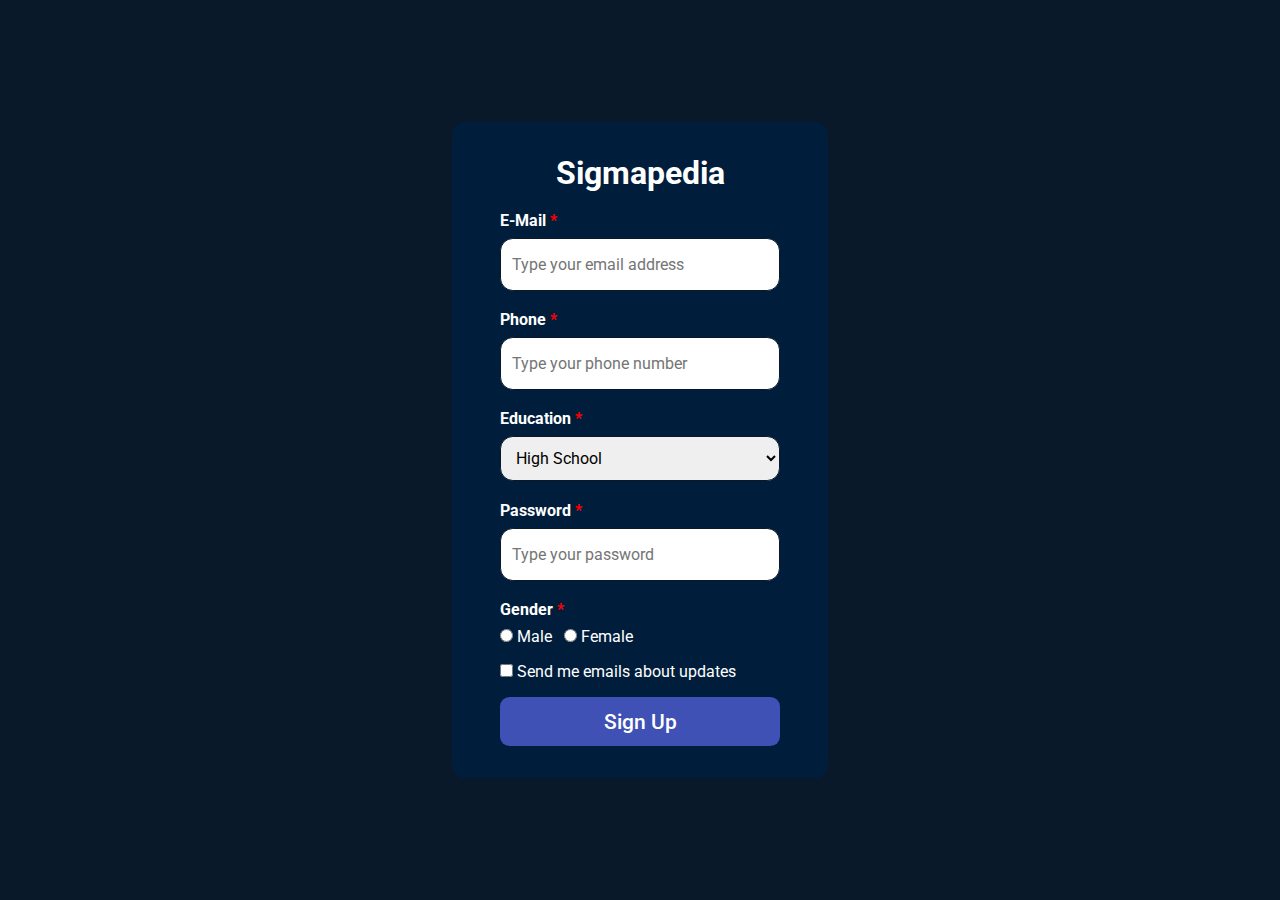
<file: index.html>
<!DOCTYPE html>
<html lang="en">
<head>
	<meta charset="UTF-8">
	<meta http-equiv="X-UA-Compatible" content="IE=edge">
	<meta name="viewport" content="width=device-width, initial-scale=1.0">
	<link rel="preconnect" href="https://fonts.googleapis.com">
	<link rel="preconnect" href="https://fonts.gstatic.com" crossorigin>
	<link rel="stylesheet" href="styles/base.css" />
	<link rel="stylesheet" href="styles/form.css" />
	<title>Sigmapedia</title>
</head>
<body>
	<form class="ieee-form">
		<div class="form-wrapper">
				<div class="form-head">
					<h1 class="form-header">Sigmapedia</h1>
				</div>
				<div class="form-group">
					<strong>E-Mail <span class="text-danger">*</span></strong>
					<input type="email" placeholder="Type your email address" name="Email" required class="form-input">
				</div>	
				<div class="form-group">
					<strong>Phone <span class="text-danger">*</span></strong>
					<input type="number" placeholder="Type your phone number" name="Phone" required class="form-input">
				</div>	
				<div class="form-group">
					<strong>Education <span class="text-danger">*</span></strong>
					<select class="form-input">
						<option value="HighSchool">High School</option>
						<option value="University">University</option>
					</select>
				</div>	
				<div class="form-group">
					<strong>Password <span class="text-danger">*</span></strong>
					<input type="password" placeholder="Type your password" name="Password" required class="form-input">
				</div>
				<div class="form-group">
					<strong>Gender <span class="text-danger">*</span></strong>
					<div style="margin-top: 8px;">
						<input type="radio" id="male" name="Gender" value="Male"> <label for="male">Male</label>
						<input style="margin-left: 8px;" type="radio" id="female" name="Gender" value="Female"> <label for="female">Female</label>
					</div>
				</div>
				<div style="margin-top: 1rem;">
					<input type="checkbox" id="check" value="Remember Me"> 
					<label for="check">Send me emails about updates</label>
				</div>
				<button class="form-btn">
					<a href="home.html">Sign Up</a>
				</button>
		</div>
	</form>
</body>
</html>
</file>
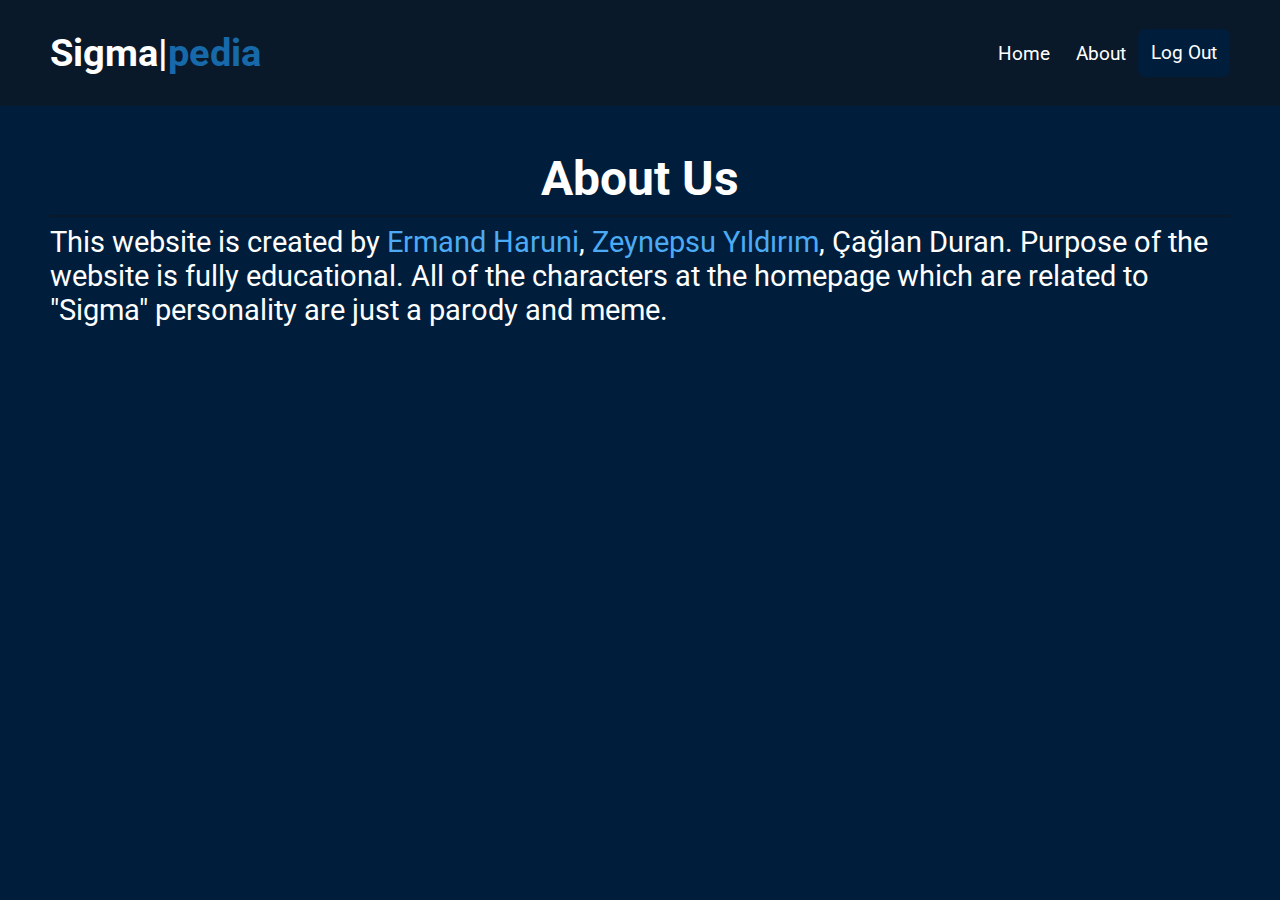
<file: about.html>
<!DOCTYPE html>
<html lang="en">
<head>
	<meta charset="UTF-8">
	<meta http-equiv="X-UA-Compatible" content="IE=edge">
	<meta name="viewport" content="width=device-width, initial-scale=1.0">
	<link rel="stylesheet" href="styles/base.css" />
	<link rel="stylesheet" href="styles/home.css" />
	<link rel="stylesheet" href="styles/navbar.css" />
	<link rel="stylesheet" href="styles/table.css" />
	<title>Home</title>
</head>
<body>
	<nav class="navbar">
		<div class="container">
			<div class="nav-wrapper">
				<h1  class="nav-logo">
					<a href="home.html">Sigma|<span class="text-blue">pedia</span></a>
				</h1>
				<ul class="nav-list">
					<li class="nav-link"><a href="home.html">Home</a></li>
					<li class="nav-link"><a href="about.html">About</a></li>
					<li>
						<button class="nav-button">Log Out</button>
					</li>
				</ul>
			</div>
		</div>
	</nav>
	<section class="main-content">
		<div class="container">
			<h2  style="font-size: 3rem;text-align: center;">About Us</h2>
			<hr style="margin-top:0.5rem">
			<article style="margin-top: 0.5rem;">
				<p class="about-us" style="font-size: 1.8rem;">
					This website is created by 
					<a href="https://www.linkedin.com/in/ermand-haruni-299771218/" class="link" target="_blank">Ermand Haruni</a>,
					<a href="https://www.linkedin.com/in/zeynep-su-yildirim-7642b0226/" class="link" target="_blank">Zeynepsu Yıldırım</a>,
					Çağlan Duran.
					Purpose of the website is fully educational. All of the characters at the homepage which are related to "Sigma" personality are just a parody and meme.
				</p>
			</article>	
		</div>
	</section>
</body>
</html>
</file>
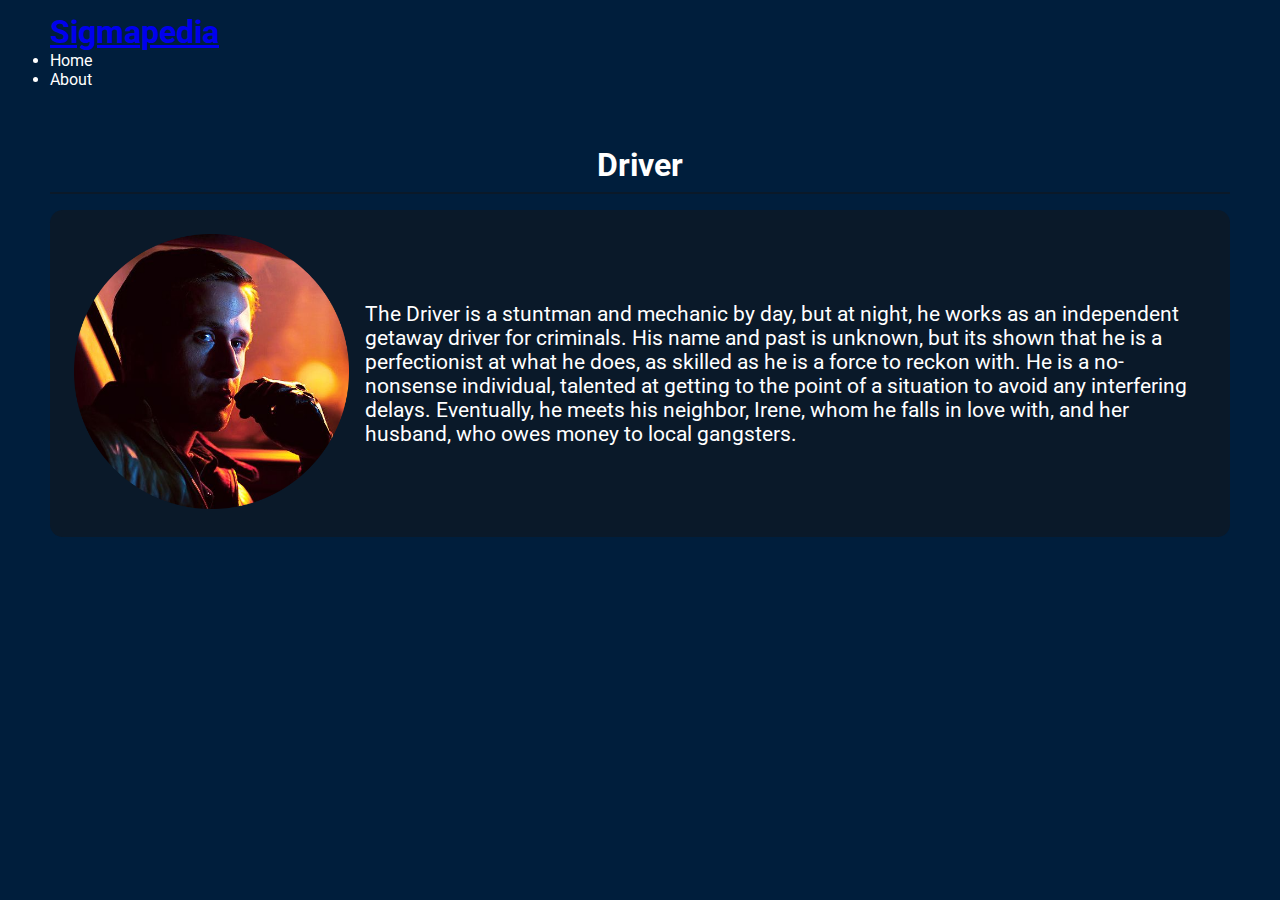
<file: driver.html>
<!DOCTYPE html>
<html lang="en">
<head>
	<meta charset="UTF-8">
	<meta http-equiv="X-UA-Compatible" content="IE=edge">
	<meta name="viewport" content="width=device-width, initial-scale=1.0">
	<link rel="stylesheet" href="styles/base.css" />
	<link rel="stylesheet" href="styles/home.css" />
	<link rel="stylesheet" href="styles/character.css" />
	<title>Sigmapedia | Driver </title>
</head>
<body>
	<nav class="navbar">
		<div class="container">
			<div class="nav-wrapper">
				<h1  class="nav-logo">
					<a href="home.html">Sigmapedia</a>
				</h1>
				<ul class="nav-list">
					<li class="nav-link">Home</li>
					<li class="nav-link">About</li>
				</ul>
			</div>
		</div>
	</nav>
	<section class="main-content">
		<div class="container">
			<h2  style="font-size: 2rem;text-align: center;"> Driver </h2>
			<hr style="margin-top:0.5rem">
			<div class="character-info">
				<div class="img-wrapper">
					<img src="driver.png
					" alt=" Driver">
				</div>
				<p class="info">
					The Driver is a stuntman and mechanic by day, but at night, he works as an independent getaway driver for criminals. His name and past is unknown, but its shown that he is a perfectionist at what he does, as skilled as he is a force to reckon with. He is a no-nonsense individual, talented at getting to the point of a situation to avoid any interfering delays. Eventually, he meets his neighbor, Irene, whom he falls in love with, and her husband, who owes money to local gangsters.
				</p>
			</div>
		</div>
	</section>
</body>
</html>
</file>
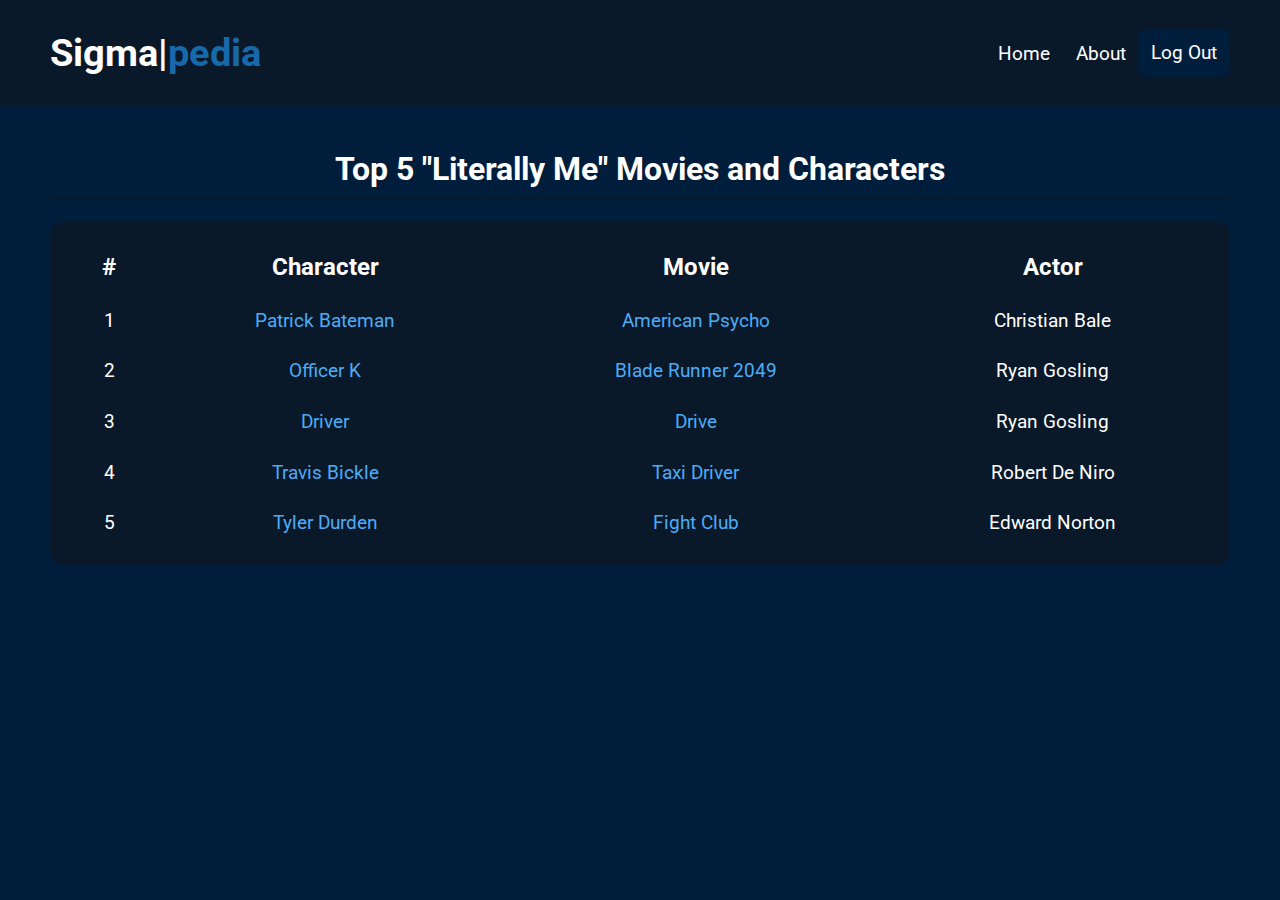
<file: home.html>
<!DOCTYPE html>
<html lang="en">
<head>
	<meta charset="UTF-8">
	<meta http-equiv="X-UA-Compatible" content="IE=edge">
	<meta name="viewport" content="width=device-width, initial-scale=1.0">
	<link rel="stylesheet" href="styles/base.css" />
	<link rel="stylesheet" href="styles/home.css" />
	<link rel="stylesheet" href="styles/navbar.css" />
	<link rel="stylesheet" href="styles/table.css" />
	<title>Home</title>
</head>
<body>
	<nav class="navbar">
		<div class="container">
			<div class="nav-wrapper">
				<h1  class="nav-logo">
					<a href="home.html">Sigma|<span class="text-blue">pedia</span></a>
				</h1>
				<ul class="nav-list">
					<li class="nav-link"><a href="home.html">Home</a></li>
					<li class="nav-link"><a href="about.html">About</a></li>
					<li>
						<button class="nav-button">Log Out</button>
					</li>
				</ul>
			</div>
		</div>
	</nav>
	<section class="main-content">
		<div class="container">
			<h2  style="font-size: 2rem;text-align: center;">Top 5 "Literally Me" Movies and Characters</h2>
			<hr style="margin-top:0.5rem">
			<table class="movie-table">
				<thead>
					<tr>
						<th>#</th>
						<th>Character</th>
						<th>Movie</th>
						<th>Actor</th>
					</tr>			
				</thead>
				<tbody style="padding: 1rem;">
					<tr class="movie-body-row">
						<td>1</td>
						<td>
							<a class="link" href="characters/patrickbateman.html">Patrick Bateman</a>
						</td>
						<td>
							<a class="link" target="_blank" href="https://www.imdb.com/title/tt0144084/">American Psycho</a>
						</td>
						<td>Christian Bale</td>
					</tr>
					<tr class="movie-body-row">
						<td>2</td>
						<td>
							<a class="link" href="characters/officerk.html">Officer K</a>
						</td>
						<td>
							<a class="link" target="_blank" href="https://www.imdb.com/title/tt1856101/?ref_=nv_sr_srsg_0">Blade Runner 2049</a>
						</td>
						<td>Ryan Gosling</td>
					</tr>
					<tr class="movie-body-row">
						<td>3</td>
						<td>
							<a class="link" href="characters/driver.html">Driver</a>
						</td>
						<td>
							<a class="link" target="_blank" href="https://www.imdb.com/title/tt0780504/?ref_=nv_sr_srsg_0">Drive</a>
						</td>
						<td>Ryan Gosling</td>
					</tr>
					<tr class="movie-body-row">
						<td>4</td>
						<td>
							<a class="link" href="characters/travisbickle.html">Travis Bickle</a>
						</td>
						<td>
							<a class="link" target="_blank" href="https://www.imdb.com/title/tt0075314/?ref_=nv_sr_srsg_0">Taxi Driver</a>
						</td>
						<td>Robert De Niro</td>
					</tr>
					<tr class="movie-body-row">
						<td>5</td>
						<td>
							<a class="link" href="characters/tylerdurden.html">Tyler Durden</a>
						</td>
						<td>
							<a class="link" target="_blank" href="https://www.imdb.com/title/tt0137523/?ref_=nv_sr_srsg_0">Fight Club</a>
						</td>
						<td>Edward Norton</td>
					</tr>
				</tbody>
			</table>
		</div>
	</section>
</body>
</html>
</file>
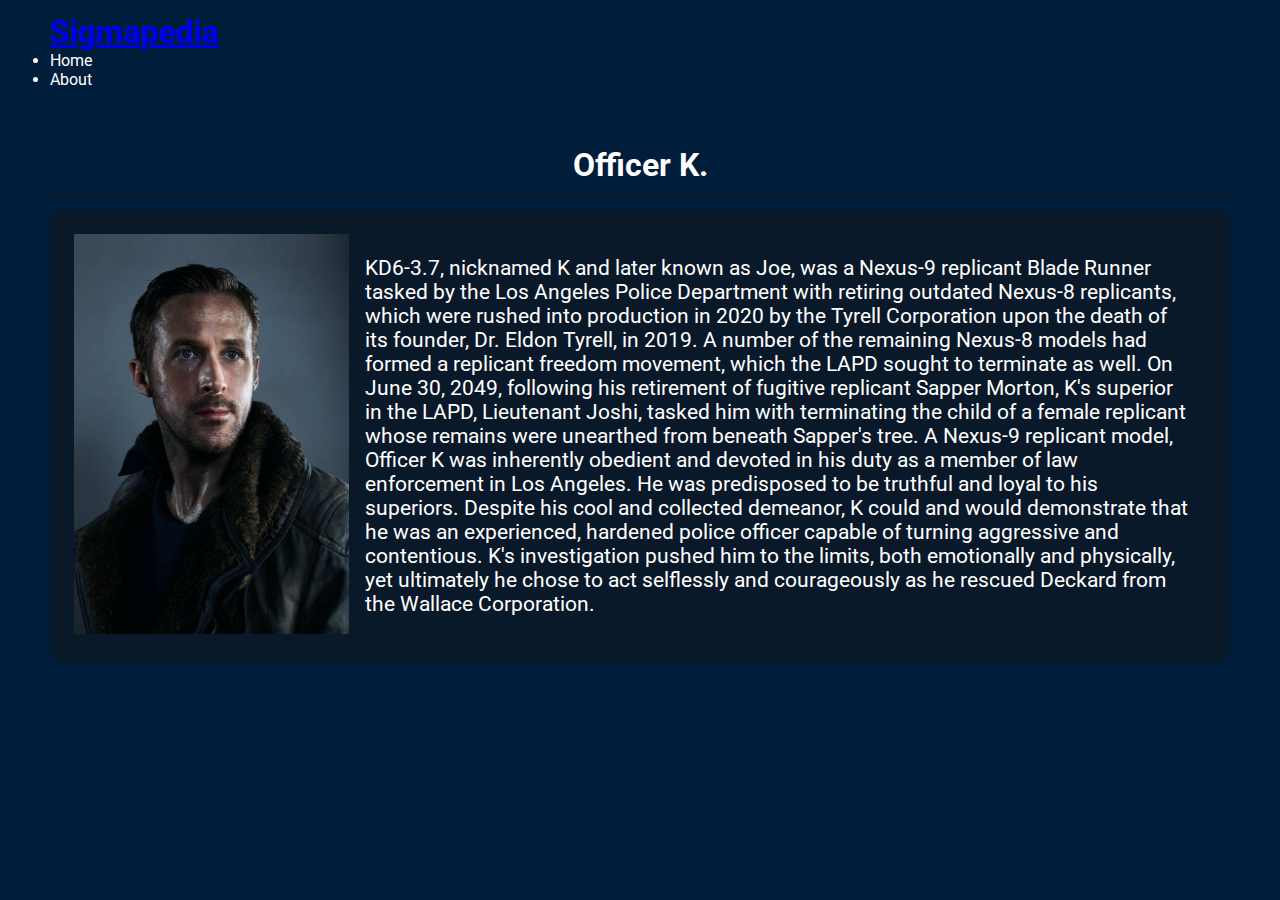
<file: officerk.html>
<!DOCTYPE html>
<html lang="en">
<head>
	<meta charset="UTF-8">
	<meta http-equiv="X-UA-Compatible" content="IE=edge">
	<meta name="viewport" content="width=device-width, initial-scale=1.0">
	<link rel="stylesheet" href="styles/base.css" />
	<link rel="stylesheet" href="styles/home.css" />
	<link rel="stylesheet" href="styles/character.css" />
	<title>Sigmapedia | Officer K.</title>
</head>
<body>
	<nav class="navbar">
		<div class="container">
			<div class="nav-wrapper">
				<h1  class="nav-logo">
					<a href="home.html">Sigmapedia</a>
				</h1>
				<ul class="nav-list">
					<li class="nav-link">Home</li>
					<li class="nav-link">About</li>
				</ul>
			</div>
		</div>
	</nav>
	<section class="main-content">
		<div class="container">
			<h2  style="font-size: 2rem;text-align: center;"> Officer K.</h2>
			<hr style="margin-top:0.5rem">
			<div class="character-info">
				<div class="img-wrapper">
					<img src="officerk.jpg" alt=" Officer K.">
				</div>
				<p class="info">
                    KD6-3.7, nicknamed K and later known as Joe, was a Nexus-9 replicant Blade Runner tasked by the Los Angeles Police Department with retiring outdated Nexus-8 replicants, which were rushed into production in 2020 by the Tyrell Corporation upon the death of its founder, Dr. Eldon Tyrell, in 2019. A number of the remaining Nexus-8 models had formed a replicant freedom movement, which the LAPD sought to terminate as well.
                    On June 30, 2049, following his retirement of fugitive replicant Sapper Morton, K's superior in the LAPD, Lieutenant Joshi, tasked him with terminating the child of a female replicant whose remains were unearthed from beneath Sapper's tree.
                    A Nexus-9 replicant model, Officer K was inherently obedient and devoted in his duty as a member of law enforcement in Los Angeles. He was predisposed to be truthful and loyal to his superiors.
                    Despite his cool and collected demeanor, K could and would demonstrate that he was an experienced, hardened police officer capable of turning aggressive and contentious.
                    K's investigation pushed him to the limits, both emotionally and physically, yet ultimately he chose to act selflessly and courageously as he rescued Deckard from the Wallace Corporation.
                </p>
			</div>
		</div>
	</section>
</body>
</html>
</file>
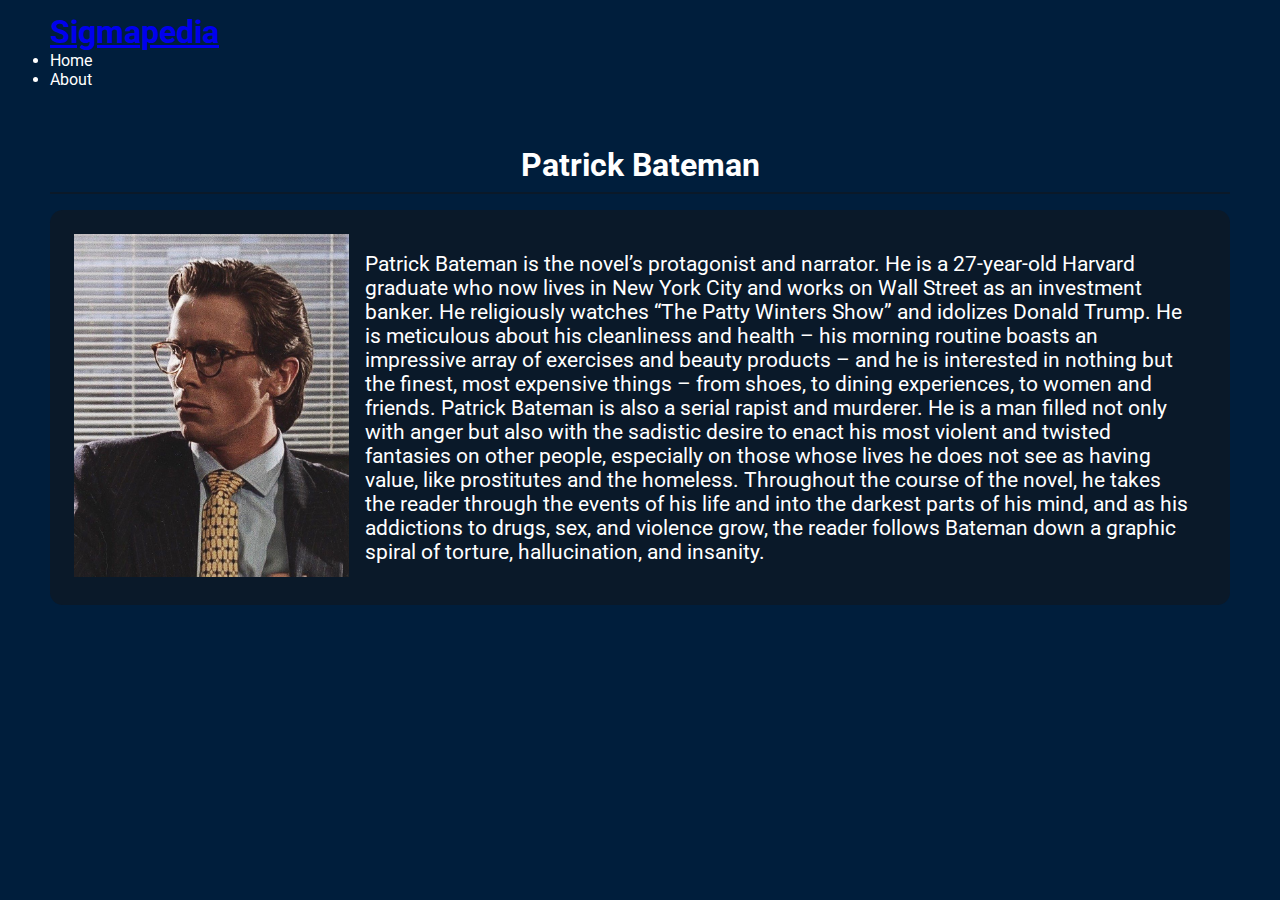
<file: patrickbateman.html>
<!DOCTYPE html>
<html lang="en">
<head>
	<meta charset="UTF-8">
	<meta http-equiv="X-UA-Compatible" content="IE=edge">
	<meta name="viewport" content="width=device-width, initial-scale=1.0">
	<link rel="stylesheet" href="styles/base.css" />
	<link rel="stylesheet" href="styles/home.css" />
	<link rel="stylesheet" href="styles/character.css" />
	<title>Sigmapedia | Patrick Bateman</title>
</head>
<body>
	<nav class="navbar">
		<div class="container">
			<div class="nav-wrapper">
				<h1  class="nav-logo">
					<a href="home.html">Sigmapedia</a>
				</h1>
				<ul class="nav-list">
					<li class="nav-link">Home</li>
					<li class="nav-link">About</li>
				</ul>
			</div>
		</div>
	</nav>
	<section class="main-content">
		<div class="container">
			<h2  style="font-size: 2rem;text-align: center;">Patrick Bateman</h2>
			<hr style="margin-top:0.5rem">
			<div class="character-info">
				<div class="img-wrapper">
					<img src="bateman.jpg" alt="Patrick Bateman">
				</div>
				<p class="info">
					Patrick Bateman is the novel’s protagonist and narrator. He is a 27-year-old Harvard graduate who now lives in New York City and works on Wall Street as an investment banker. He religiously watches “The Patty Winters Show” and idolizes Donald Trump. He is meticulous about his cleanliness and health – his morning routine boasts an impressive array of exercises and beauty products – and he is interested in nothing but the finest, most expensive things – from shoes, to dining experiences, to women and friends. Patrick Bateman is also a serial rapist and murderer. He is a man filled not only with anger but also with the sadistic desire to enact his most violent and twisted fantasies on other people, especially on those whose lives he does not see as having value, like prostitutes and the homeless. Throughout the course of the novel, he takes the reader through the events of his life and into the darkest parts of his mind, and as his addictions to drugs, sex, and violence grow, the reader follows Bateman down a graphic spiral of torture, hallucination, and insanity.
				</p>
			</div>
		</div>
	</section>
</body>
</html>
</file>
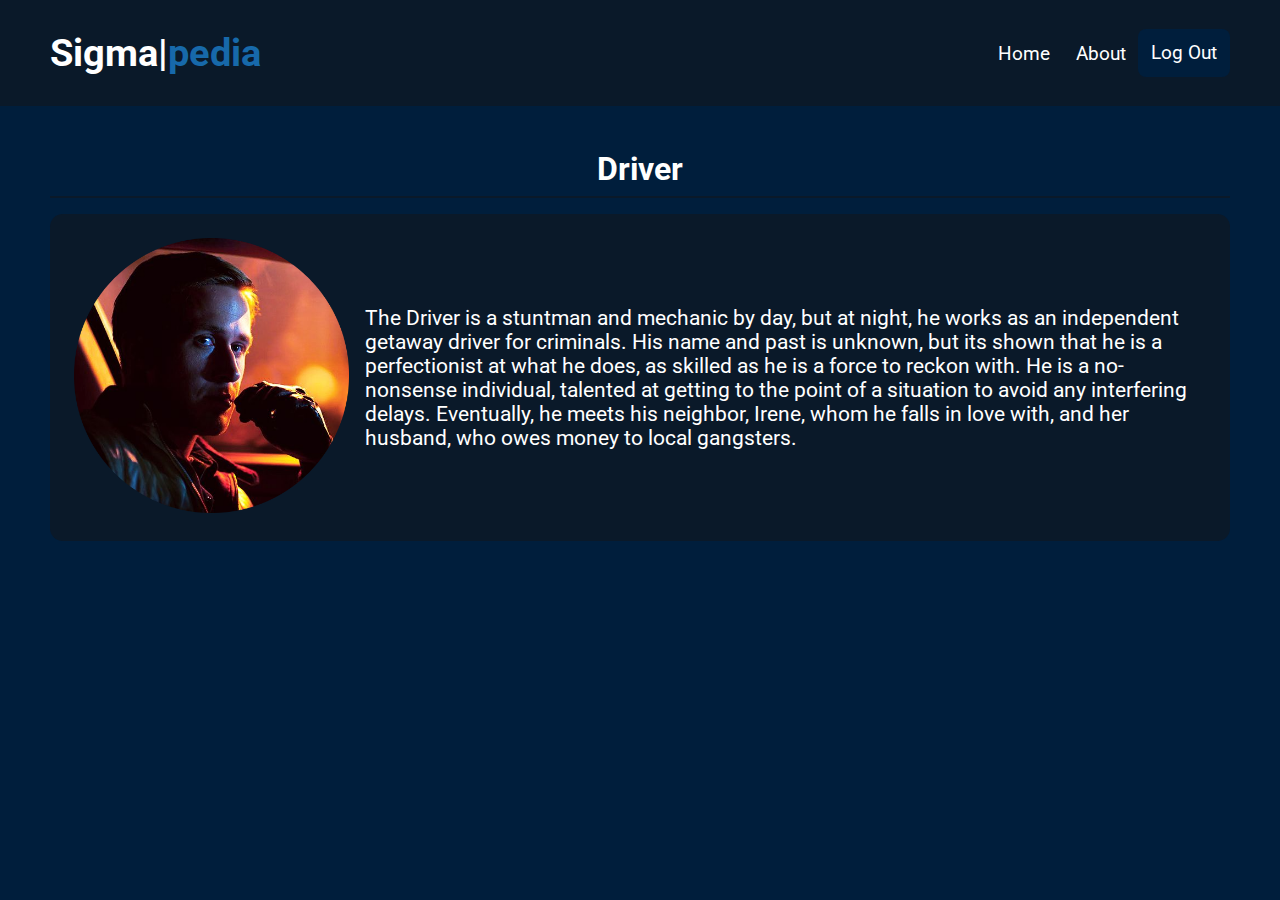
<file: characters/driver.html>
<!DOCTYPE html>
<html lang="en">
<head>
	<meta charset="UTF-8">
	<meta http-equiv="X-UA-Compatible" content="IE=edge">
	<meta name="viewport" content="width=device-width, initial-scale=1.0">
	<link rel="stylesheet" href="../styles/base.css" />
	<link rel="stylesheet" href="../styles/home.css" />
	<link rel="stylesheet" href="../styles/character.css" />
	<link rel="stylesheet" href="../styles/navbar.css" />
	<title>Sigmapedia | Driver </title>
</head>
<body>
	<nav class="navbar">
		<div class="container">
			<div class="nav-wrapper">
				<h1  class="nav-logo">
					<a href="../home.html">Sigma|<span class="text-blue">pedia</span></a>
				</h1>
				<ul class="nav-list">
					<li class="nav-link"><a href="home.html">Home</a></li>
					<li class="nav-link"><a href="about.html">About</a></li>
					<li>
						<button class="nav-button">Log Out</button>
					</li>
				</ul>
			</div>
		</div>
	</nav>
	<section class="main-content">
		<div class="container">
			<h2  style="font-size: 2rem;text-align: center;"> Driver </h2>
			<hr style="margin-top:0.5rem">
			<div class="character-info">
				<div class="img-wrapper">
					<img src="../images/driver.png
					" alt=" Driver">
				</div>
				<p class="info">
					The Driver is a stuntman and mechanic by day, but at night, he works as an independent getaway driver for criminals. His name and past is unknown, but its shown that he is a perfectionist at what he does, as skilled as he is a force to reckon with. He is a no-nonsense individual, talented at getting to the point of a situation to avoid any interfering delays. Eventually, he meets his neighbor, Irene, whom he falls in love with, and her husband, who owes money to local gangsters.
				</p>
			</div>
		</div>
	</section>
</body>
</html>
</file>
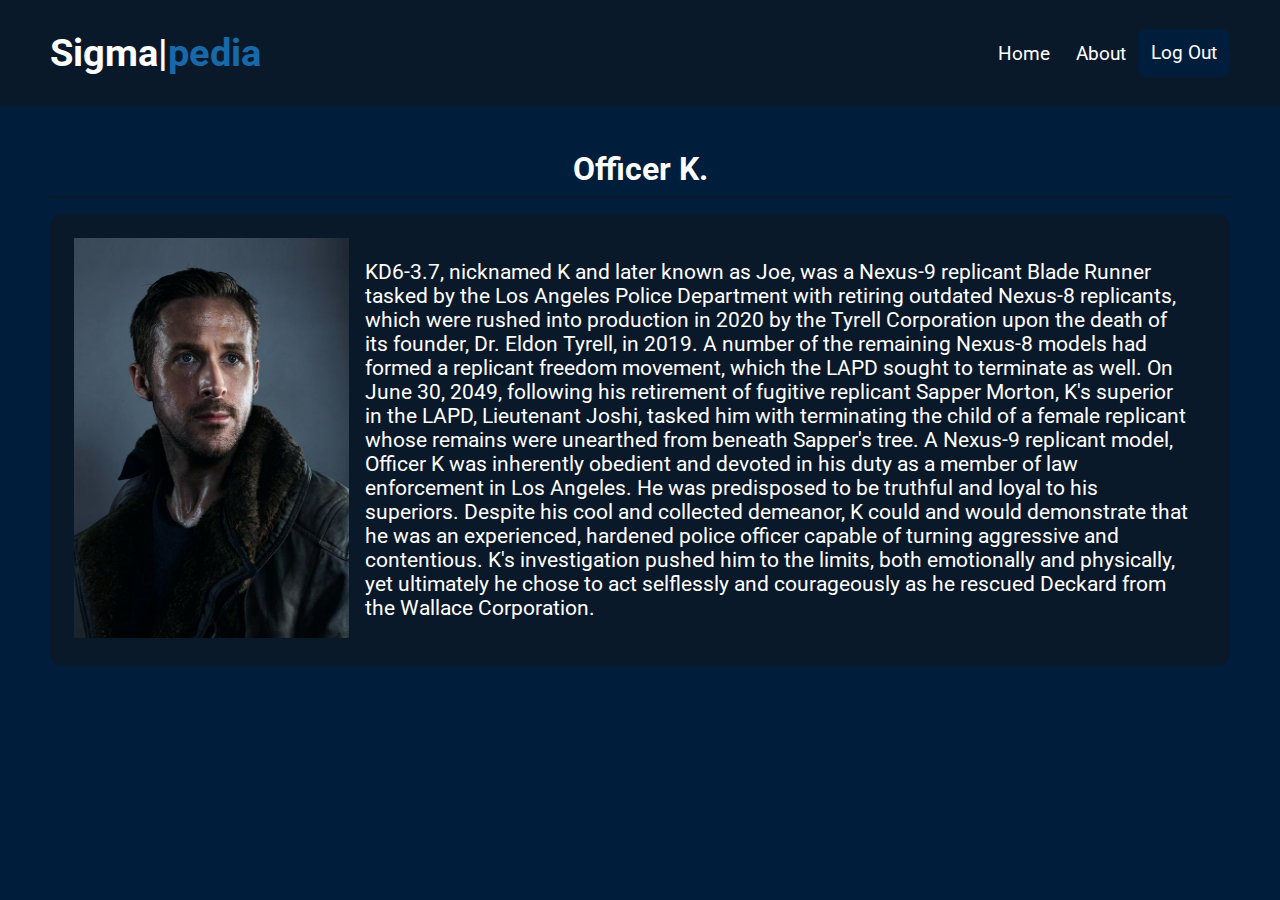
<file: characters/officerk.html>
<!DOCTYPE html>
<html lang="en">
<head>
	<meta charset="UTF-8">
	<meta http-equiv="X-UA-Compatible" content="IE=edge">
	<meta name="viewport" content="width=device-width, initial-scale=1.0">
	<link rel="stylesheet" href="../styles/base.css" />
	<link rel="stylesheet" href="../styles/home.css" />
	<link rel="stylesheet" href="../styles/character.css" />
	<link rel="stylesheet" href="../styles/navbar.css" />
	<title>Sigmapedia | Officer K.</title>
</head>
<body>
	<nav class="navbar">
		<div class="container">
			<div class="nav-wrapper">
				<h1  class="nav-logo">
					<a href="../home.html">Sigma|<span class="text-blue">pedia</span></a>
				</h1>
				<ul class="nav-list">
					<li class="nav-link"><a href="home.html">Home</a></li>
					<li class="nav-link"><a href="about.html">About</a></li>
					<li>
						<button class="nav-button">Log Out</button>
					</li>
				</ul>
			</div>
		</div>
	</nav>
	<section class="main-content">
		<div class="container">
			<h2  style="font-size: 2rem;text-align: center;"> Officer K.</h2>
			<hr style="margin-top:0.5rem">
			<div class="character-info">
				<div class="img-wrapper">
					<img src="../images/officerk.jpg" alt=" Officer K.">
				</div>
				<p class="info">
                    KD6-3.7, nicknamed K and later known as Joe, was a Nexus-9 replicant Blade Runner tasked by the Los Angeles Police Department with retiring outdated Nexus-8 replicants, which were rushed into production in 2020 by the Tyrell Corporation upon the death of its founder, Dr. Eldon Tyrell, in 2019. A number of the remaining Nexus-8 models had formed a replicant freedom movement, which the LAPD sought to terminate as well.
                    On June 30, 2049, following his retirement of fugitive replicant Sapper Morton, K's superior in the LAPD, Lieutenant Joshi, tasked him with terminating the child of a female replicant whose remains were unearthed from beneath Sapper's tree.
                    A Nexus-9 replicant model, Officer K was inherently obedient and devoted in his duty as a member of law enforcement in Los Angeles. He was predisposed to be truthful and loyal to his superiors.
                    Despite his cool and collected demeanor, K could and would demonstrate that he was an experienced, hardened police officer capable of turning aggressive and contentious.
                    K's investigation pushed him to the limits, both emotionally and physically, yet ultimately he chose to act selflessly and courageously as he rescued Deckard from the Wallace Corporation.
                </p>
			</div>
		</div>
	</section>
</body>
</html>
</file>
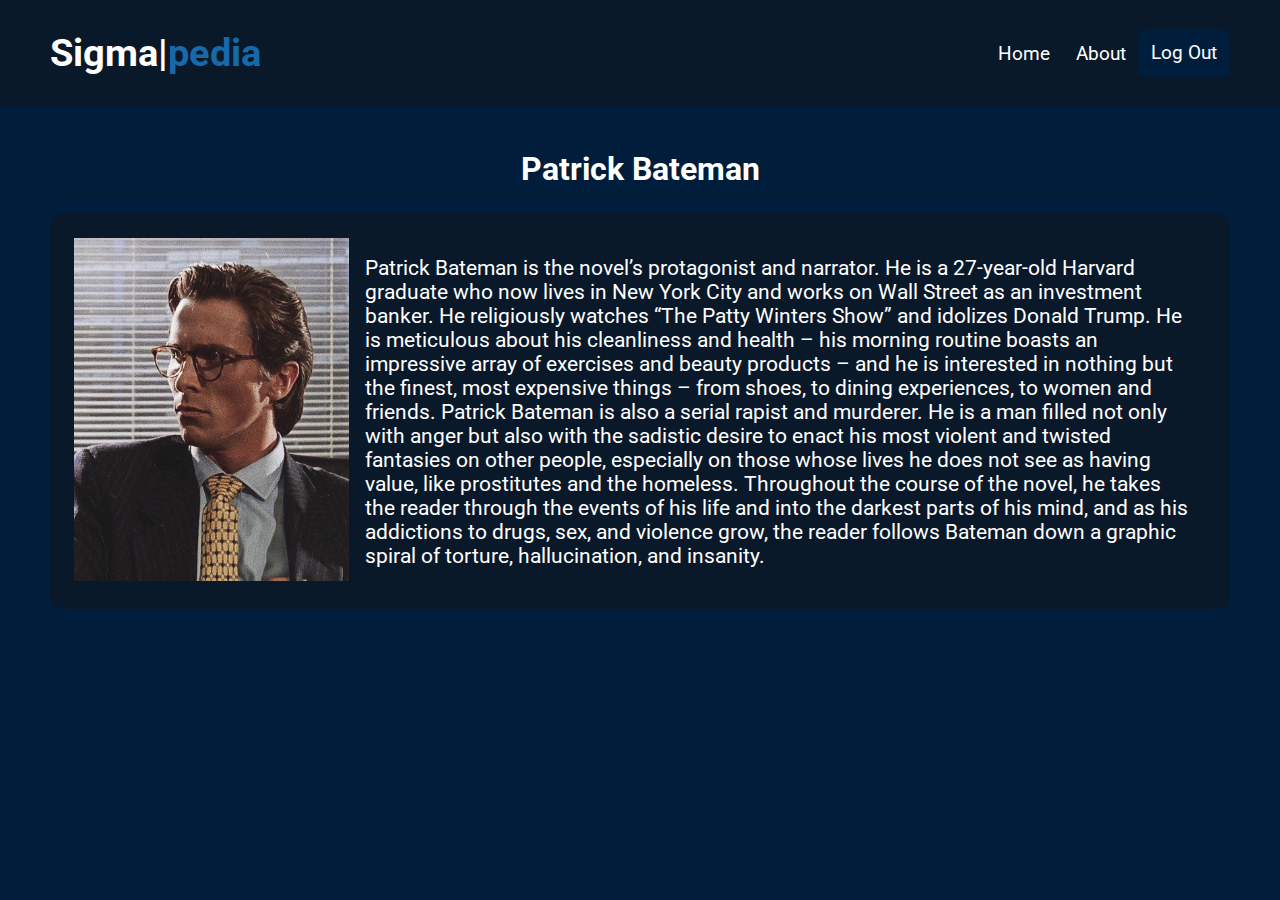
<file: characters/patrickbateman.html>
<!DOCTYPE html>
<html lang="en">
<head>
	<meta charset="UTF-8">
	<meta http-equiv="X-UA-Compatible" content="IE=edge">
	<meta name="viewport" content="width=device-width, initial-scale=1.0">
	<link rel="stylesheet" href="../styles/base.css" />
	<link rel="stylesheet" href="../styles/home.css" />
	<link rel="stylesheet" href="../styles/character.css" />
	<link rel="stylesheet" href="../styles/navbar.css" />
	<title>Sigmapedia | Patrick Bateman</title>
</head>
<body>
	<nav class="navbar">
		<div class="container">
			<div class="nav-wrapper">
				<h1  class="nav-logo">
					<a href="../home.html">Sigma|<span class="text-blue">pedia</span></a>
				</h1>
				<ul class="nav-list">
					<li class="nav-link"><a href="home.html">Home</a></li>
					<li class="nav-link"><a href="about.html">About</a></li>
					<li>
						<button class="nav-button">Log Out</button>
					</li>
				</ul>
			</div>
		</div>
	</nav>
	<section class="main-content">
		<div class="container">
			<h2  style="font-size: 2rem;text-align: center;">Patrick Bateman</h2>
			<hr style="margin-top:0.5rem">
			<div class="character-info">
				<div class="img-wrapper">
					<img src="../images/bateman.jpg" alt="Patrick Bateman">
				</div>
				<p class="info">
					Patrick Bateman is the novel’s protagonist and narrator. He is a 27-year-old Harvard graduate who now lives in New York City and works on Wall Street as an investment banker. He religiously watches “The Patty Winters Show” and idolizes Donald Trump. He is meticulous about his cleanliness and health – his morning routine boasts an impressive array of exercises and beauty products – and he is interested in nothing but the finest, most expensive things – from shoes, to dining experiences, to women and friends. Patrick Bateman is also a serial rapist and murderer. He is a man filled not only with anger but also with the sadistic desire to enact his most violent and twisted fantasies on other people, especially on those whose lives he does not see as having value, like prostitutes and the homeless. Throughout the course of the novel, he takes the reader through the events of his life and into the darkest parts of his mind, and as his addictions to drugs, sex, and violence grow, the reader follows Bateman down a graphic spiral of torture, hallucination, and insanity.
				</p>
			</div>
		</div>
	</section>
</body>
</html>
</file>
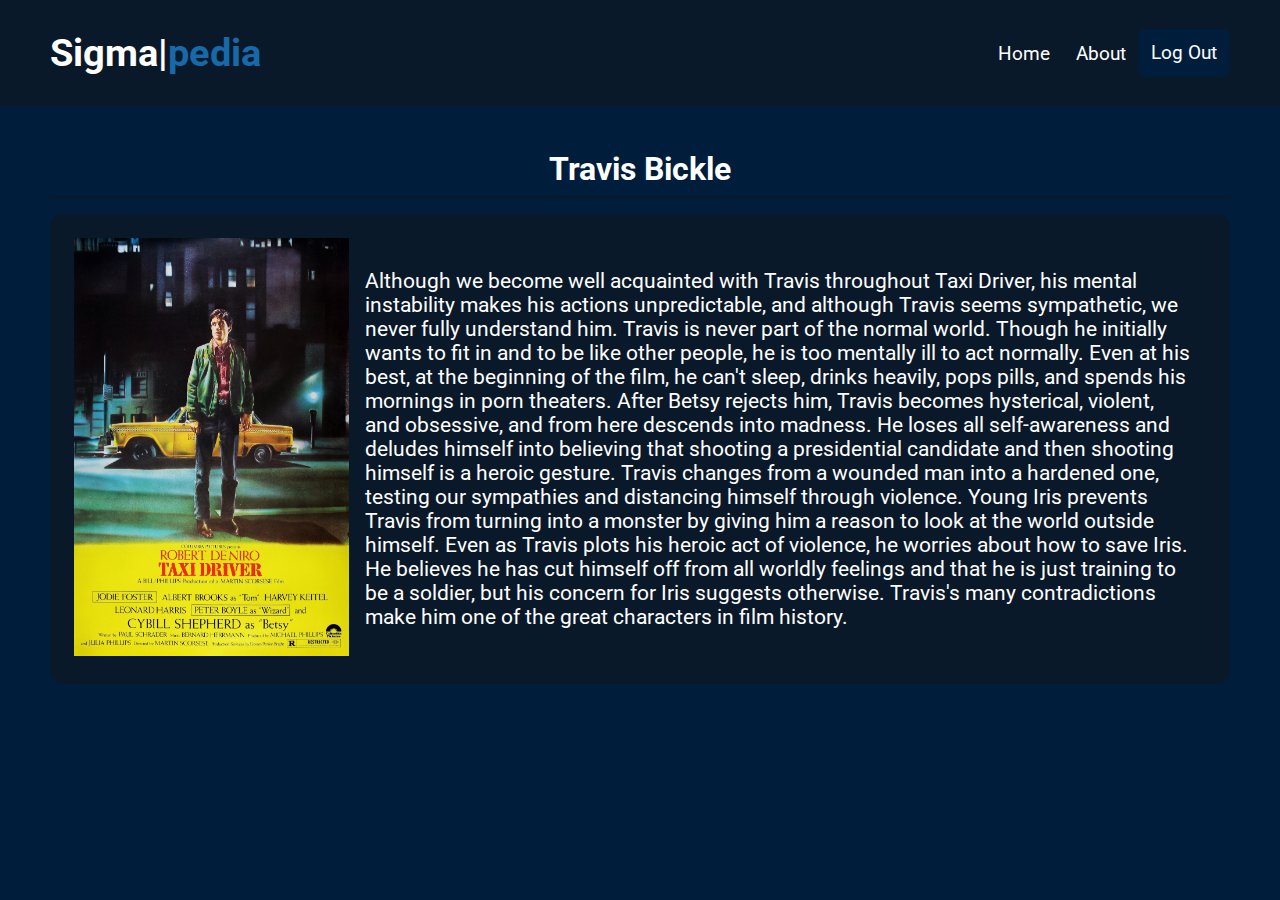
<file: characters/travisbickle.html>
<!DOCTYPE html>
<html lang="en">
<head>
	<meta charset="UTF-8">
	<meta http-equiv="X-UA-Compatible" content="IE=edge">
	<meta name="viewport" content="width=device-width, initial-scale=1.0">
	<link rel="stylesheet" href="../styles/base.css" />
	<link rel="stylesheet" href="../styles/home.css" />
	<link rel="stylesheet" href="../styles/character.css" />
	<link rel="stylesheet" href="../styles/navbar.css" />
	<title>Sigmapedia | Patrick Bateman</title>
</head>
<body>
	<nav class="navbar">
		<div class="container">
			<div class="nav-wrapper">
				<h1  class="nav-logo">
					<a href="../home.html">Sigma|<span class="text-blue">pedia</span></a>
				</h1>
				<ul class="nav-list">
					<li class="nav-link"><a href="home.html">Home</a></li>
					<li class="nav-link"><a href="about.html">About</a></li>
					<li>
						<button class="nav-button">Log Out</button>
					</li>
				</ul>
			</div>
		</div>
	</nav>
	<section class="main-content">
		<div class="container">
			<h2  style="font-size: 2rem;text-align: center;">Travis Bickle</h2>
			<hr style="margin-top:0.5rem">
			<div class="character-info">
				<div class="img-wrapper">
					<img src="../images/taxidriver.jpg" alt="Travis Bickle">
				</div>
				<p class="info">
					Although we become well acquainted with Travis throughout Taxi Driver, his mental instability makes his actions unpredictable, and although Travis seems sympathetic, we never fully understand him. Travis is never part of the normal world. Though he initially wants to fit in and to be like other people, he is too mentally ill to act normally. Even at his best, at the beginning of the film, he can't sleep, drinks heavily, pops pills, and spends his mornings in porn theaters. After Betsy rejects him, Travis becomes hysterical, violent, and obsessive, and from here descends into madness. He loses all self-awareness and deludes himself into believing that shooting a presidential candidate and then shooting himself is a heroic gesture. Travis changes from a wounded man into a hardened one, testing our sympathies and distancing himself through violence. Young Iris prevents Travis from turning into a monster by giving him a reason to look at the world outside himself. Even as Travis plots his heroic act of violence, he worries about how to save Iris. He believes he has cut himself off from all worldly feelings and that he is just training to be a soldier, but his concern for Iris suggests otherwise. Travis's many contradictions make him one of the great characters in film history.
				</p>
			</div>
		</div>
	</section>
</body>
</html>
</file>
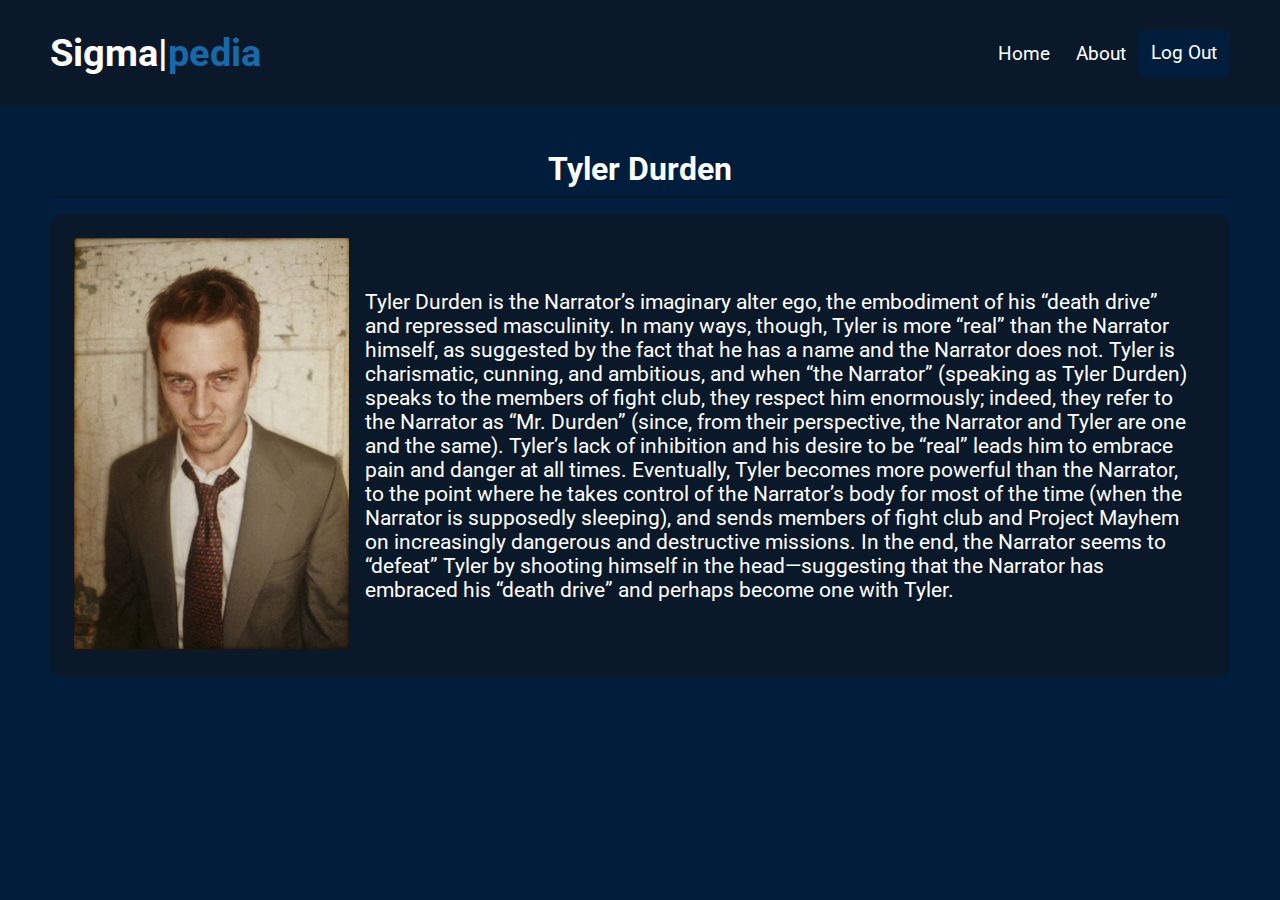
<file: characters/tylerdurden.html>
<!DOCTYPE html>
<html lang="en">
<head>
	<meta charset="UTF-8">
	<meta http-equiv="X-UA-Compatible" content="IE=edge">
	<meta name="viewport" content="width=device-width, initial-scale=1.0">
	<link rel="stylesheet" href="../styles/base.css" />
	<link rel="stylesheet" href="../styles/home.css" />
	<link rel="stylesheet" href="../styles/character.css" />
	<link rel="stylesheet" href="../styles/navbar.css" />
	<title>Sigmapedia | Patrick Bateman</title>
</head>
<body>
	<nav class="navbar">
		<div class="container">
			<div class="nav-wrapper">
				<h1  class="nav-logo">
					<a href="../home.html">Sigma|<span class="text-blue">pedia</span></a>
				</h1>
				<ul class="nav-list">
					<li class="nav-link"><a href="home.html">Home</a></li>
					<li class="nav-link"><a href="about.html">About</a></li>
					<li>
						<button class="nav-button">Log Out</button>
					</li>
				</ul>
			</div>
		</div>
	</nav>
	<section class="main-content">
		<div class="container">
			<h2  style="font-size: 2rem;text-align: center;">Tyler Durden</h2>
			<hr style="margin-top:0.5rem">
			<div class="character-info">
				<div class="img-wrapper">
					<img src="../images/tylerdurden.jpg" alt="Tyler Durden">
				</div>
				<p class="info">
					Tyler Durden is the Narrator’s imaginary alter ego, the embodiment of his “death drive” and repressed masculinity. In many ways, though, Tyler is more “real” than the Narrator himself, as suggested by the fact that he has a name and the Narrator does not. Tyler is charismatic, cunning, and ambitious, and when “the Narrator” (speaking as Tyler Durden) speaks to the members of fight club, they respect him enormously; indeed, they refer to the Narrator as “Mr. Durden” (since, from their perspective, the Narrator and Tyler are one and the same). Tyler’s lack of inhibition and his desire to be “real” leads him to embrace pain and danger at all times. Eventually, Tyler becomes more powerful than the Narrator, to the point where he takes control of the Narrator’s body for most of the time (when the Narrator is supposedly sleeping), and sends members of fight club and Project Mayhem on increasingly dangerous and destructive missions. In the end, the Narrator seems to “defeat” Tyler by shooting himself in the head—suggesting that the Narrator has embraced his “death drive” and perhaps become one with Tyler.
				</p>
			</div>
		</div>
	</section>
</body>
</html>
</file>
<file: styles/base.css>
@import url('https://fonts.googleapis.com/css2?family=Roboto:wght@300;400;500;700&display=swap');

*,*::after,*::before{
	margin: 0;
	padding: 0;
	font-family: 'Roboto', sans-serif;
}

.container{
	max-width: 1180px;
	margin: 0 auto;
	padding: 0.8rem;
}
</file>
<file: styles/form.css>
body{
	background-color:#0A1929 ;
	height: 100vh;
	display: flex;
	justify-content: center;
	align-items: center;
}

.form-wrapper{
	background-color: #001E3C;
	padding: 2rem 3rem;
	border-radius: 0.8rem;
	display: flex;
	flex-direction: column;
	color: white;
}
.form-header{
	text-align: center;
	color: white;
}

.form-group{
	margin-top: 1.2rem;
	display: flex;
	flex-direction: column;
}

.text-danger{
	color: red;
}

.form-input{
	padding: 1rem 0.7rem;
	border-radius: 0.8rem;
	margin-top: 0.5rem;
	min-width: 16rem;
	border: 1px solid #0A1929;
	font-size: 1rem;
}

select.form-input{
	padding: 0.7rem 0.7rem;
}

.form-btn{
	margin-top: 1rem;
	padding: 0.8rem 0.5rem;
	border-radius: 0.6rem;
	font-size: 1.3rem;
	color: white;
	font-weight: 500;
	background-color: #3f51b5;
	border: none;
	transition: all 0.5s;
	cursor: pointer;
}

.form-btn:hover{
	background-color: #4b5fd5;
}

.form-btn a {
	text-decoration: none;
	color: white;
}

.form-btn a::selection  {
	text-decoration: none;
	color: white;
}
</file>
<file: styles/home.css>
body{
	background-color:#001E3C;
	color: white;
}


.main-content{
	margin-top: 2rem;
}


hr{
	border: 1px solid #0A1929;
}

.text-blue{
	color: #1769aa;
}

.link{
	text-decoration: none;
	color: #4dabf5;
	transition: all 0.5s;
}

.link:hover{
	color: #1769aa;
}
</file>
<file: styles/navbar.css>
.navbar{
	background-color: #0A1929 ;
}

.nav-logo{
	font-size: 2.4rem;
}

.nav-logo a{
	text-decoration: none;
	color: white;
	transition: 0.5s;
}

.nav-logo a:hover{
	color: rgba(255, 255, 255, 0.741);
}

.nav-wrapper{
	display: flex;
	align-items: center;
	min-height: 80px;
	justify-content: space-between;
}

.nav-list{
	display: flex;
	list-style-type: none;
	align-items: center;
}

.nav-list a{
	padding: 0.8rem;
	font-size: 1.2rem;
	cursor: pointer;
	transition: 0.5s;
	color: white;
	text-decoration: none;
}
.nav-list a:hover{
	color: rgba(255, 255, 255, 0.741);
}

.nav-button{
	font-size: 1.2rem;
	background-color: #001E3C;
	padding: 0.8rem;
	border: none;
	color: white;
	border-radius: 0.5rem;
	cursor: pointer;
	transition: 0.5s;
}

.nav-button:hover{
	background-color: #011123;
}
</file>
<file: styles/table.css>
.movie-table{
	margin-top: 1.5rem;
	padding: 1rem;
	background-color: #0A1929;
	border: none;
	border-radius: 0.8rem;
	width: 100%;
}

th{
	font-size: 1.5rem;
}

th,td{
	padding: 0.8rem;
}

td{
	font-size: 1.2rem;
}

.movie-body-row{
	text-align: center;
}
</file>
<file: styles/character.css>
.character-info{
	background-color: #0A1929;
	margin-top: 1rem;
	padding: 1.5rem;
	border-radius: 0.8rem;
	display: flex;
	align-items: center;
	flex-wrap: wrap;
}

.img-wrapper{
	flex: 1;
}

img {
	width: 100%;
	height: 100%;
}

.info{
	flex: 3;
	padding: 0 1rem;
	font-size: 1.3rem;
}
</file>
